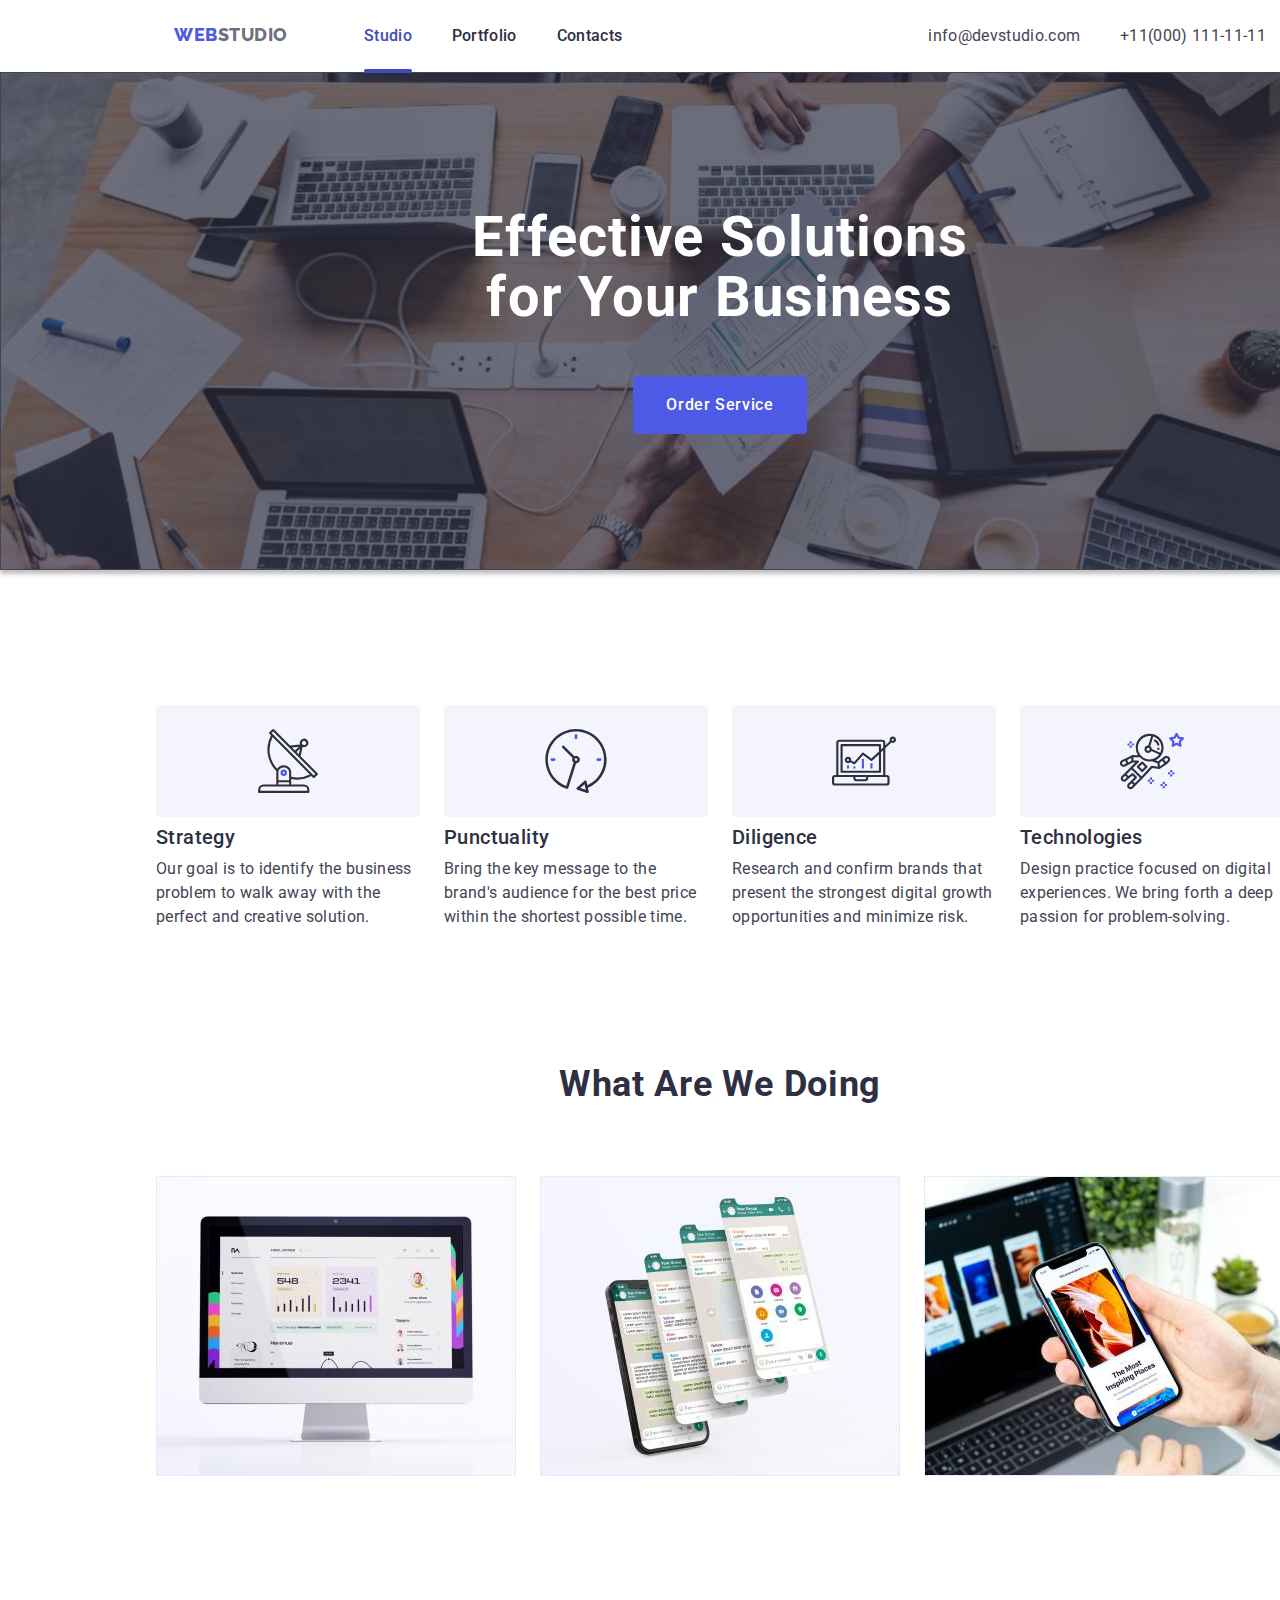
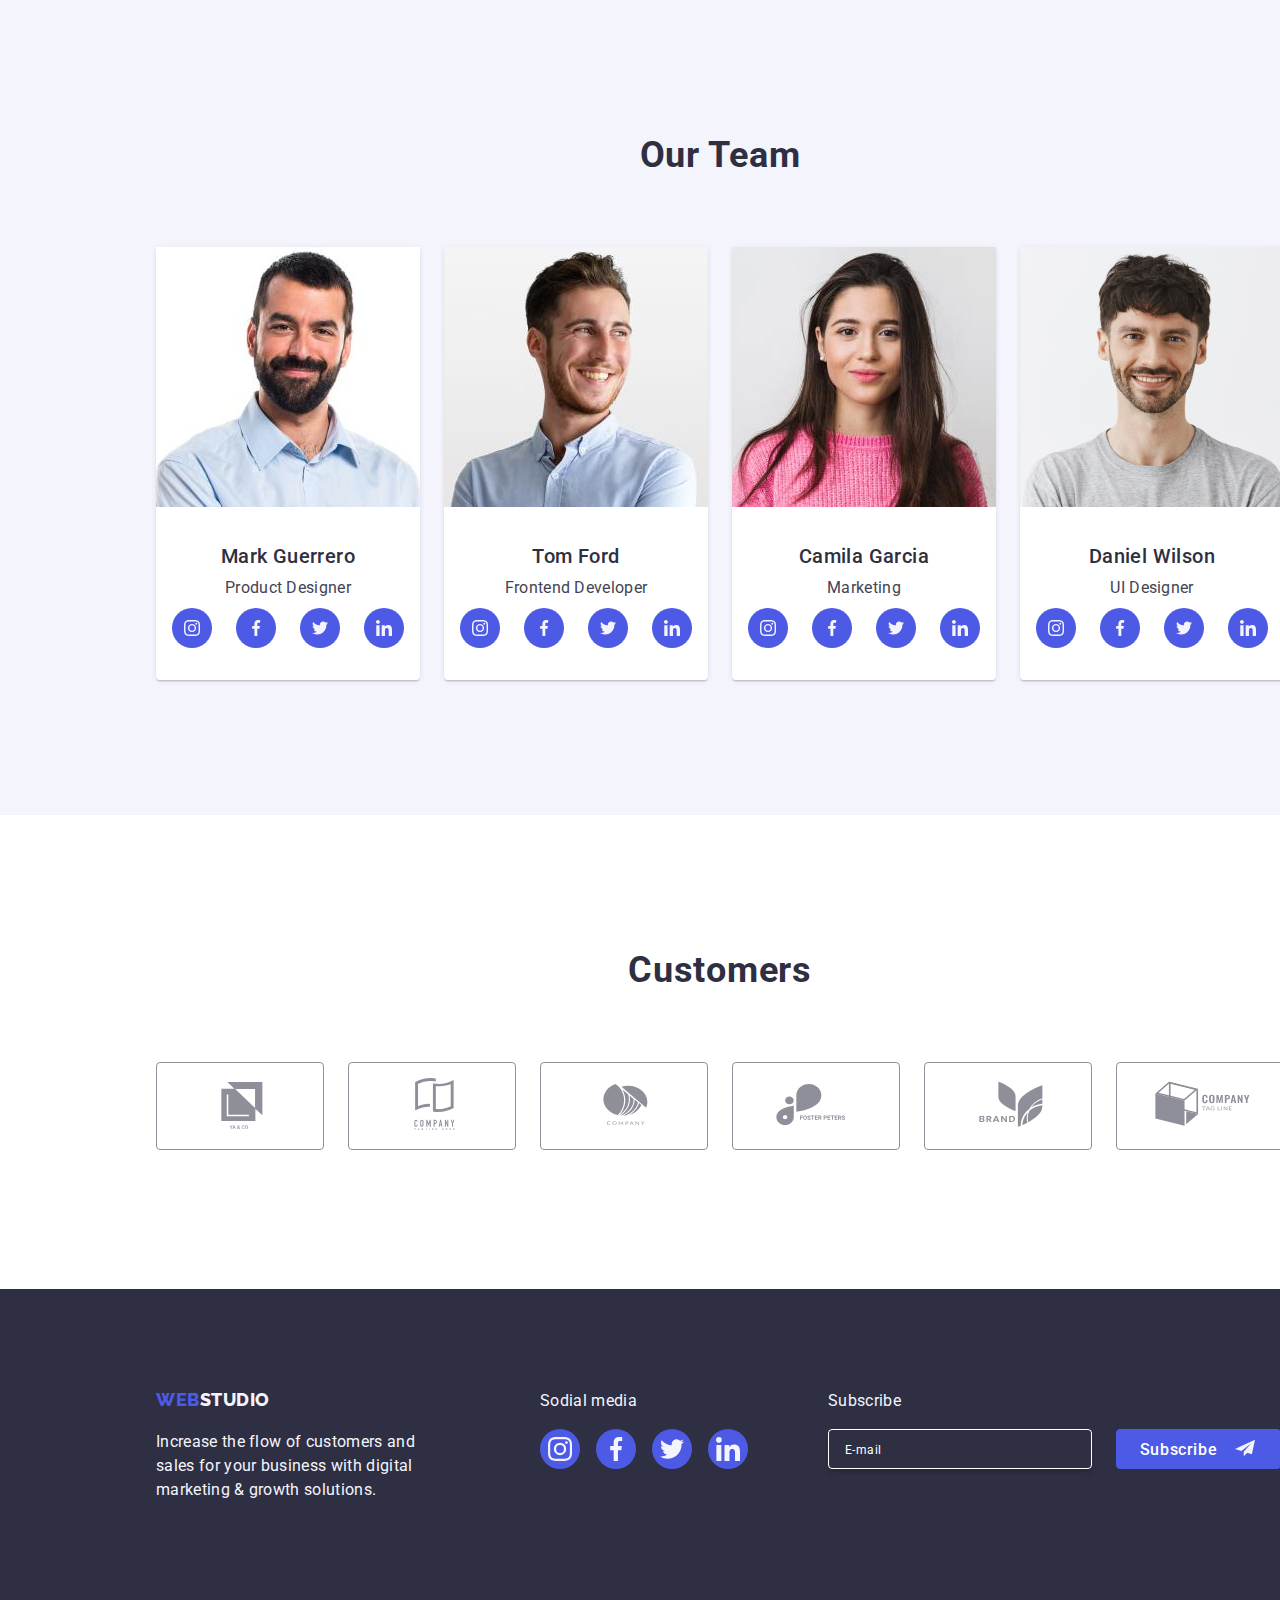
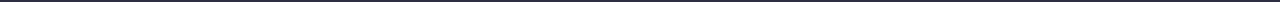
<file: index.html>
<!DOCTYPE html>
<html lang="en">
  <head>
    <meta charset="utf-8" />
    <meta name="descryption" content="webstudio" />
    <meta name="robots" content="noindex,nofollow" />
    <meta name="viewport" content="width=device-width, initial-scale=1" />
    <title>WEB STUDIO</title>
    <link rel="stylesheet" href="./css/modern-normalize.min.css" />
    <link rel="stylesheet" href="./css/styles.css" />
    <link rel="preconnect" href="https://fonts.googleapis.com" />
    <link rel="preconnect" href="https://fonts.gstatic.com" crossorigin />
    <link
      href="https://fonts.googleapis.com/css2?family=Raleway:wght@800&family=Roboto:wght@400;500;700;900&display=swap"
      rel="stylesheet"
    />
  </head>
  <body>
    <header>
      <div class="conteiner header-item">
        <nav class="nav-item">
          <a class="logo logo-header-color link" href="/"
            >WEB<span class="web">Studio</span></a
          >
          <ul class="list menu">
            <li>
              <a
                class="subpage link currentpage"
                href="./index.html"
                target="_parent"
                >Studio</a
              >
            </li>
            <li>
              <a class="subpage link" href="./portfolio.html" target="_parent"
                >Portfolio</a
              >
            </li>
            <li><a class="subpage link" href="">Contacts</a></li>
          </ul>
        </nav>
        <address class="link contacts">
          <ul class="list address-items">
            <li>
              <a class="contacts link" href="mailto:info@devstudio.com"
                >info@devstudio.com</a
              >
            </li>
            <li>
              <a class="contacts link" href="tel:+11(000)_111-11-11"
                >+11(000) 111-11-11</a
              >
            </li>
          </ul>
        </address>
      </div>
    </header>
    <main>
      <!--section 1-->
      <section class="section page-part-one">
        <div class="conteiner section-one-items">
          <h1 class="title-one">Effective Solutions for Your Business</h1>
          <button data-modal-open class="push push-one" type="button">
            Order Service
          </button>
          <div class="modal is-hidden" data-modal>
            <div class="modal-page">
              <button data-modal-close class="modal-close">
                <svg class="modal-close-svg">
                  <use href="./images/icons.svg#icon-closeform"></use>
                </svg>
              </button>
              <div class="modal-header">
                <h2 class="modal-header-text">
                  Leave your contacts and we will call you back
                </h2>
              </div>
              <form class="modal-form">
                <label for="formname" class="modal-label-style">Name</label>
                <div class="modal-icons-div">
                  <svg class="modal-icons-form">
                    <use href="./images/icons.svg#icon-person"></use>
                  </svg>
                  <input
                    type="name"
                    name="formname"
                    class="modal-input"
                    required
                  />
                </div>
                <label for="formphone" class="modal-label-style">Phone</label>
                <div class="modal-icons-div">
                  <svg class="modal-icons-form">
                    <use href="./images/icons.svg#icon-phone"></use>
                  </svg>
                  <input
                    type="number"
                    name="formphone"
                    class="modal-input"
                    required
                  />
                </div>
                <label for="formemail" class="modal-label-style">Email</label>
                <div class="modal-icons-div">
                  <svg class="modal-icons-form">
                    <use href="./images/icons.svg#icon-email"></use>
                  </svg>
                  <input
                    type="email"
                    name="formemail"
                    class="modal-input"
                    required
                  />
                </div>
                <label for="formcomment" class="modal-label-style"
                  >Comment</label
                >
                <textarea
                  class="modal-textarea"
                  name="formcomment"
                  placeholder="Text input"
                ></textarea>
                <div class="privacypolicy-div">
                  <label
                    for="privacypolicybox"
                    class="modal-label-style checkbox-text"
                  >
                    <input
                      type="checkbox"
                      name="privacypolicybox"
                      id="privacypolicybox"
                      value="accept"
                      class="checkbox-input hidden"
                      required
                    />
                    <svg width="16px" height="16px" class="svg-icon-checkbox">
                      <use href="./images/icons.svg#icon-vector"></use>
                    </svg>
                    I accept the terms and conditions of the
                    <a href="#">Privacy Policy</a>
                  </label>
                </div>
                <div class="button-modal-flex">
                  <button type="submit" class="push push-form-modal">
                    Send
                  </button>
                </div>
              </form>
            </div>
          </div>
        </div>
      </section>
      <!--end section 1-->

      <!--section 2-->
      <section class="section page-part-two">
        <div class="conteiner">
          <h2 class="visually-hidden">Main features</h2>
          <ul class="list section-two-items">
            <li>
              <div class="page-part-two-box">
                <svg width="64px" height="64px">
                  <use href="./images/icons.svg#icon-antenna"></use>
                </svg>
              </div>
              <div class="box">
                <h3 class="title-three">Strategy</h3>
                <p class="text">
                  Our goal is to identify the business problem to walk away with
                  the perfect and creative solution.
                </p>
              </div>
            </li>
            <li>
              <div class="page-part-two-box">
                <svg width="64px" height="64px">
                  <use href="./images/icons.svg#icon-clock"></use>
                </svg>
              </div>
              <div class="box">
                <h3 class="title-three">Punctuality</h3>
                <p class="text">
                  Bring the key message to the brand's audience for the best
                  price within the shortest possible time.
                </p>
              </div>
            </li>
            <li>
              <div class="page-part-two-box">
                <svg width="64px" height="64px">
                  <use href="./images/icons.svg#icon-diagram"></use>
                </svg>
              </div>
              <div class="box">
                <h3 class="title-three">Diligence</h3>
                <p class="text">
                  Research and confirm brands that present the strongest digital
                  growth opportunities and minimize risk.
                </p>
              </div>
            </li>
            <li>
              <div class="page-part-two-box">
                <svg width="64px" height="64px">
                  <use href="./images/icons.svg#icon-astronaut"></use>
                </svg>
              </div>
              <div class="box">
                <h3 class="title-three">Technologies</h3>
                <p class="text">
                  Design practice focused on digital experiences. We bring forth
                  a deep passion for problem-solving.
                </p>
              </div>
            </li>
          </ul>
        </div>
      </section>
      <!--end section 2-->

      <!--section 3-->
      <section class="section page-part-three">
        <div class="conteiner section-three-conteiner">
          <h2 class="title-two title-two-item">What are we doing</h2>
          <ul class="list section-three-items">
            <li>
              <img
                src="images/screen.jpg"
                alt="Computer screen with open webpage."
                width="360"
                height="300"
              />
            </li>
            <li>
              <img
                src="images/smartphone.jpg"
                alt="Smartphone with open webpage"
                width="360"
                height="300"
              />
            </li>
            <li>
              <img
                src="images/laptopandphone.jpg"
                alt="Laptop and smartphone with open pages"
                width="360"
                height="300"
              />
            </li>
          </ul>
        </div>
      </section>
      <!--end section 3-->

      <!--section 4-->
      <section class="section page-part-four">
        <div class="conteiner">
          <h2 class="title-two title-two-item">Our Team</h2>
          <ul class="list section-four-item">
            <li class="page-part-four-figure">
              <div class="box-section-four">
                <img
                  class="page-part-four-figure"
                  src="images/markguerrero.jpg"
                  alt="gentleman with a beard"
                  width="264"
                  height="260"
                />
                <div class="box-section-four-text">
                  <h3 class="title-three">Mark Guerrero</h3>
                  <p class="text">Product Designer</p>
                  <div class="page-part-four-icons">
                    <ul class="list icons-list-flex">
                      <li class="icons-list">
                        <a href="">
                          <svg height="16px" width="16px">
                            <use href="./images/icons.svg#icon-instagram" />
                          </svg>
                        </a>
                      </li>
                      <li class="icons-list">
                        <a href="">
                          <svg height="16px" width="16px">
                            <use href="./images/icons.svg#icon-facebook" />
                          </svg>
                        </a>
                      </li>
                      <li class="icons-list">
                        <a href="">
                          <svg height="16px" width="16px">
                            <use href="./images/icons.svg#icon-twitter" />
                          </svg>
                        </a>
                      </li>
                      <li class="icons-list">
                        <a href="">
                          <svg height="16px" width="16px">
                            <use href="./images/icons.svg#icon-linkedin" />
                          </svg>
                        </a>
                      </li>
                    </ul>
                  </div>
                </div>
              </div>
            </li>
            <li class="page-part-four-figure">
              <div class="box-section-four">
                <img
                  class="page-part-four-figure"
                  src="images/tomford.jpg"
                  alt="gentleman with nice hair"
                  width="264"
                  height="260"
                />
                <div class="box-section-four-text">
                  <h3 class="title-three">Tom Ford</h3>
                  <p class="text">Frontend Developer</p>
                  <div class="page-part-four-icons">
                    <ul class="list icons-list-flex">
                      <li class="icons-list">
                        <a href="">
                          <svg height="16px" width="16px">
                            <use href="./images/icons.svg#icon-instagram" />
                          </svg>
                        </a>
                      </li>
                      <li class="icons-list">
                        <a href="">
                          <svg height="16px" width="16px">
                            <use href="./images/icons.svg#icon-facebook" />
                          </svg>
                        </a>
                      </li>
                      <li class="icons-list">
                        <a href="">
                          <svg height="16px" width="16px">
                            <use href="./images/icons.svg#icon-twitter" />
                          </svg>
                        </a>
                      </li>
                      <li class="icons-list">
                        <a href="">
                          <svg height="16px" width="16px">
                            <use href="./images/icons.svg#icon-linkedin" />
                          </svg>
                        </a>
                      </li>
                    </ul>
                  </div>
                </div>
              </div>
            </li>
            <li class="page-part-four-figure">
              <div class="box-section-four">
                <img
                  class="page-part-four-figure"
                  src="images/camilagarcia.jpg"
                  alt="nice lady"
                  width="264"
                  height="260"
                />
                <div class="box-section-four-text">
                  <h3 class="title-three">Camila Garcia</h3>
                  <p class="text">Marketing</p>
                  <div class="page-part-four-icons">
                    <ul class="list icons-list-flex">
                      <li class="icons-list">
                        <a href="">
                          <svg height="16px" width="16px">
                            <use href="./images/icons.svg#icon-instagram" />
                          </svg>
                        </a>
                      </li>
                      <li class="icons-list">
                        <a href="">
                          <svg height="16px" width="16px">
                            <use href="./images/icons.svg#icon-facebook" />
                          </svg>
                        </a>
                      </li>
                      <li class="icons-list">
                        <a href="">
                          <svg height="16px" width="16px">
                            <use href="./images/icons.svg#icon-twitter" />
                          </svg>
                        </a>
                      </li>
                      <li class="icons-list">
                        <a href="">
                          <svg height="16px" width="16px">
                            <use href="./images/icons.svg#icon-linkedin" />
                          </svg>
                        </a>
                      </li>
                    </ul>
                  </div>
                </div>
              </div>
            </li>
            <li class="page-part-four-figure">
              <div class="box-section-four">
                <img
                  class="page-part-four-figure"
                  src="images/danielwilson.jpg"
                  alt="gentleman wearing a t-shirt"
                  width="264"
                  height="260"
                />
                <div class="box-section-four-text">
                  <h3 class="title-three">Daniel Wilson</h3>
                  <p class="text">UI Designer</p>
                  <div class="page-part-four-icons">
                    <ul class="list icons-list-flex">
                      <li class="icons-list">
                        <a href="">
                          <svg height="16px" width="16px">
                            <use href="./images/icons.svg#icon-instagram" />
                          </svg>
                        </a>
                      </li>
                      <li class="icons-list">
                        <a href="">
                          <svg height="16px" width="16px">
                            <use href="./images/icons.svg#icon-facebook" />
                          </svg>
                        </a>
                      </li>
                      <li class="icons-list">
                        <a href="">
                          <svg height="16px" width="16px">
                            <use href="./images/icons.svg#icon-twitter" />
                          </svg>
                        </a>
                      </li>
                      <li class="icons-list">
                        <a href="">
                          <svg height="16px" width="16px">
                            <use href="./images/icons.svg#icon-linkedin" />
                          </svg>
                        </a>
                      </li>
                    </ul>
                  </div>
                </div>
              </div>
            </li>
          </ul>
        </div>
      </section>
      <!--end section 4-->
      <!--section 5 -->
      <section class="section">
        <div class="conteiner">
          <h2 class="title-two title-two-item">Customers</h2>
          <ul class="list section-company-flex">
            <div>
              <li>
                <a href="#">
                  <svg class="company-icons">
                    <use
                      width="104px"
                      height="56px"
                      href="./images/icons.svg#icon-yoandco"
                    ></use>
                  </svg>
                </a>
              </li>
            </div>
            <div>
              <li>
                <a href="#">
                  <svg class="company-icons">
                    <use
                      width="104px"
                      height="56px"
                      href="./images/icons.svg#icon-taglinecompany"
                    ></use>
                  </svg>
                </a>
              </li>
            </div>
            <div>
              <li>
                <a href="#">
                  <svg class="company-icons">
                    <use
                      width="104px"
                      height="56px"
                      href="./images/icons.svg#icon-company"
                    ></use>
                  </svg>
                </a>
              </li>
            </div>
            <div>
              <li>
                <a href="#">
                  <svg class="company-icons">
                    <use
                      href="./images/icons.svg#icon-fosterpeterscompany"
                      width="104px"
                      height="56px"
                    ></use>
                  </svg>
                </a>
              </li>
            </div>
            <div>
              <li>
                <a href="#">
                  <svg class="company-icons">
                    <use
                      width="104px"
                      height="56px"
                      href="./images/icons.svg#icon-brandcompany"
                    ></use>
                  </svg>
                </a>
              </li>
            </div>
            <div>
              <li>
                <a href="#">
                  <svg class="company-icons">
                    <use
                      width="104px"
                      height="56px"
                      href="./images/icons.svg#icon-companytagline"
                    ></use>
                  </svg>
                </a>
              </li>
            </div>
          </ul>
        </div>
      </section>
      <!--end section 5-->
    </main>
    <footer class="footer-style">
      <div class="conteiner footer-flex">
        <div class="footer-box">
          <a class="logo link" href="/"
            >WEB<span class="logo-footer-color">Studio</span></a
          >
          <p class="footer-style footer-text">
            Increase the flow of customers and sales for your business with
            digital marketing & growth solutions.
          </p>
        </div>
        <div class="footer-social-media-box">
          <p>Sodial media</p>
          <div class="footer-social-media">
            <ul class="list icons-list-flex-footer">
              <li class="icons-list-footer">
                <a href="">
                  <svg height="24px" width="24px">
                    <use href="./images/icons.svg#icon-instagram" />
                  </svg>
                </a>
              </li>
              <li class="icons-list-footer">
                <a href="">
                  <svg height="24px" width="24px">
                    <use href="./images/icons.svg#icon-facebook" />
                  </svg>
                </a>
              </li>

              <li class="icons-list-footer">
                <a href="">
                  <svg height="24px" width="24px">
                    <use href="./images/icons.svg#icon-twitter" />
                  </svg>
                </a>
              </li>

              <li class="icons-list-footer">
                <a href="">
                  <svg height="24px" width="24px">
                    <use href="./images/icons.svg#icon-linkedin" />
                  </svg>
                </a>
              </li>
            </ul>
          </div>
        </div>
        <div class="footer-button-div">
          <div>
            <form>
              <label id="footerform"
                ><p class="footer-label">Subscribe</p></label
              >
              <input
                class="footer-input"
                type="email"
                placeholder="E-mail"
                id="footerform"
                required
              />
            
          </div>
          <div class="footer-button-div-child">
            <button type="submit" class="push push-footer footer-button">
              <span>Subscribe</span>
              <svg class="footer-svg">
                <use href="./images/icons.svg#icon-iconsend"></use>
              </svg>
            </button>
          </div>
          </form>
        </div>
      </div>
    </footer>
    <script src="./js/modal.js"></script>
  </body>
</html>
</file>
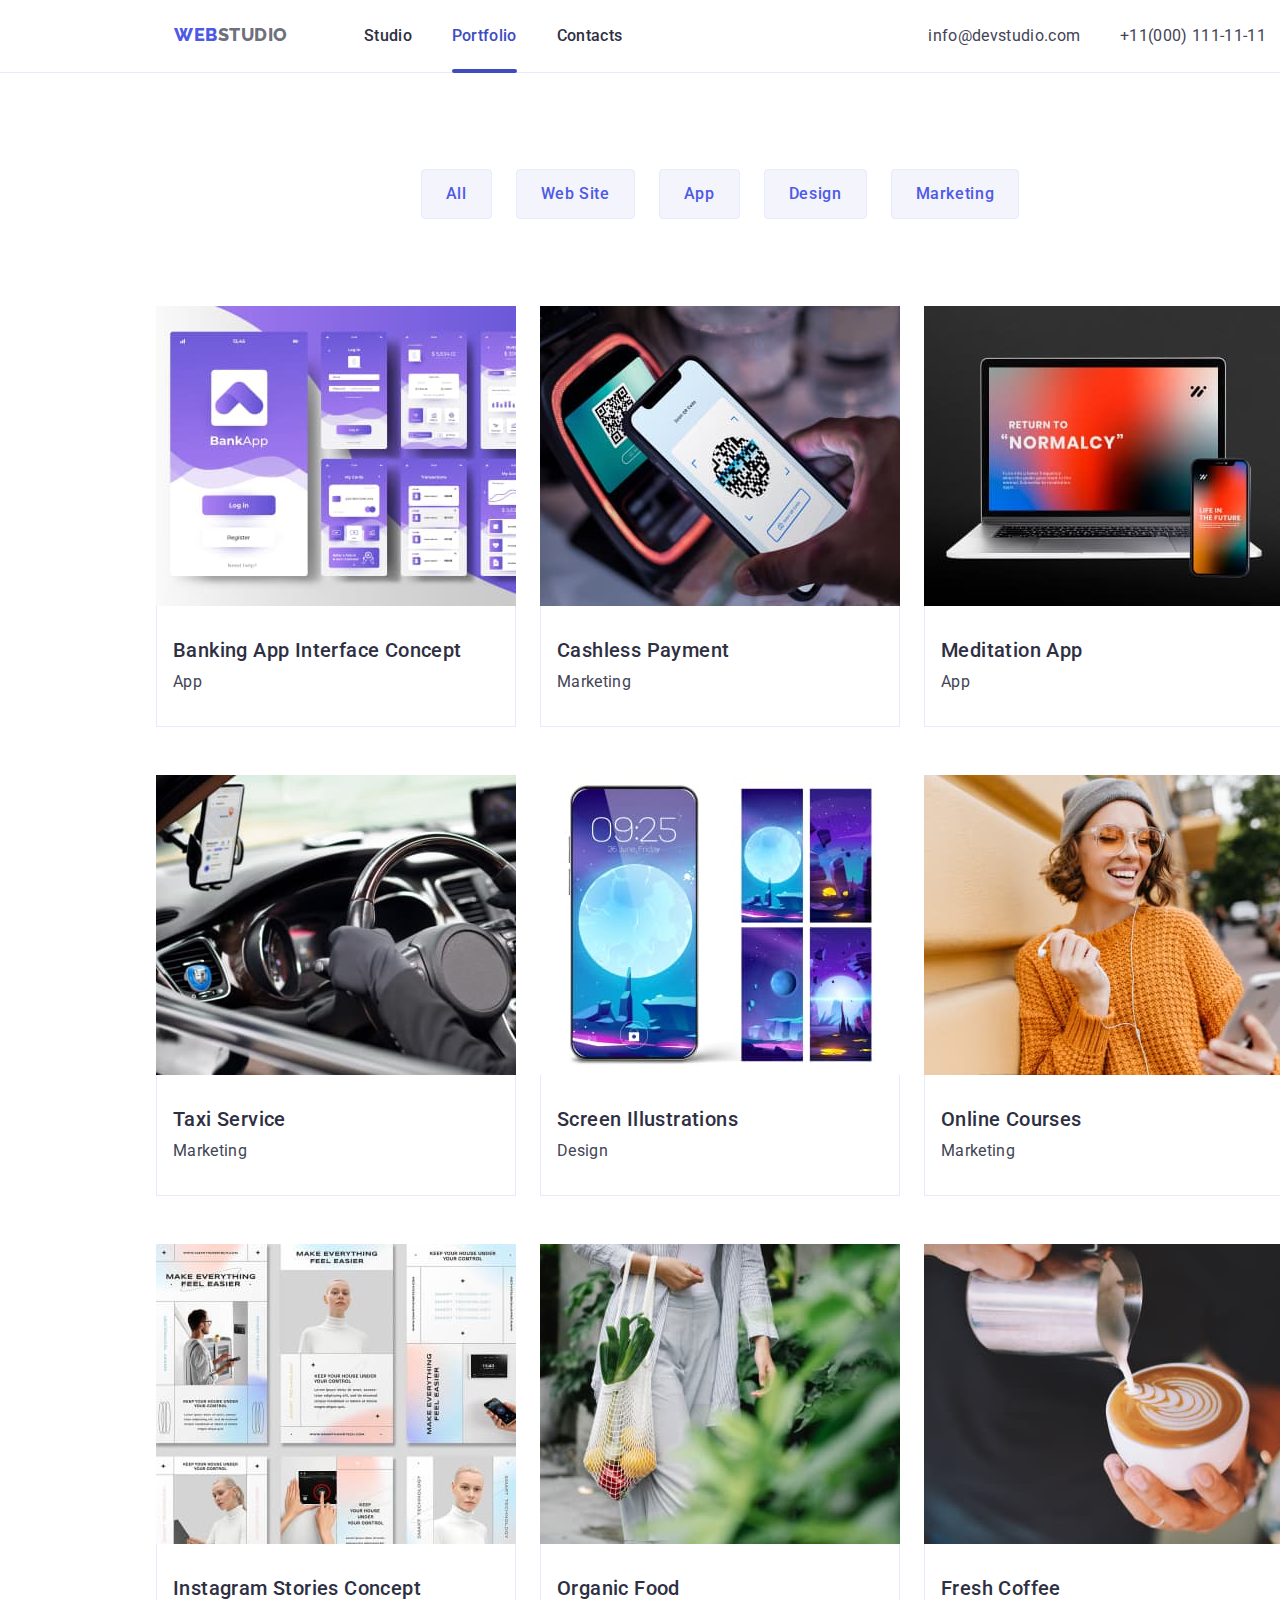
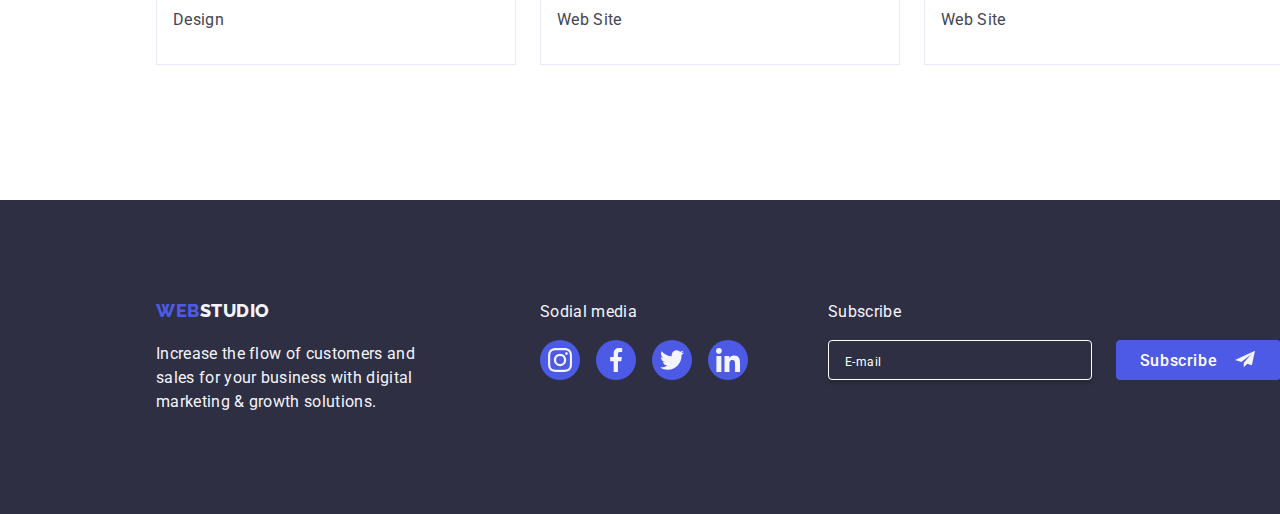
<file: portfolio.html>
<!DOCTYPE html>
<html lang="en">
  <head>
    <meta charset="utf-8" />
    <meta name="vewport" content=" width=device-width, initial=scale=1" />
    <title>Portfolio</title>
    <link rel="stylesheet" href="./css/modern-normalize.min.css" />
    <link rel="stylesheet" href="./css/styles.css" />
    <link rel="preconnect" href="https://fonts.googleapis.com" />
    <link rel="preconnect" href="https://fonts.gstatic.com" crossorigin />
    <link
      href="https://fonts.googleapis.com/css2?family=Raleway:wght@800&family=Roboto:wght@400;500;700;900&display=swap"
      rel="stylesheet"
    />
  </head>
  <body>
    <header class="header-border">
      <div class="conteiner header-item">
        <nav class="nav-item">
          <a class="logo logo-header-color link" href="/"
            >WEB<span class="web">Studio</span></a
          >
          <ul class="list menu">
            <li>
              <a class="subpage link" href="./index.html" target="_parent"
                >Studio</a
              >
            </li>
            <li>
              <a
                class="subpage link currentpage"
                href="./portfolio.html"
                target="_parent"
                >Portfolio</a
              >
            </li>
            <li>
              <a class="subpage link" href="">Contacts</a>
            </li>
          </ul>
        </nav>
        <address class="link contacts">
          <ul class="list address-items">
            <li>
              <a class="contacts link" href="mailto:info@devstudio.com"
                >info@devstudio.com</a
              >
            </li>
            <li>
              <a class="contacts link" href="tel:+11(000)_111-11-11"
                >+11(000) 111-11-11</a
              >
            </li>
          </ul>
        </address>
      </div>
    </header>
    <main>
      <section class="section section-portfolio">
        <!--button part section-->
        <div class="conteiner flex-column">
          <h1 class="visually-hidden">Portfolio</h1>
          <div class="button-list">
            <ul class="list button-portfolio-list">
              <li>
                <button class="push portfolio" type="button">All</button>
              </li>
              <li>
                <button class="push portfolio" type="button">Web Site</button>
              </li>
              <li>
                <button class="push portfolio" type="button">App</button>
              </li>
              <li>
                <button class="push portfolio" type="button">Design</button>
              </li>
              <li>
                <button class="push portfolio" type="button">Marketing</button>
              </li>
            </ul>
          </div>
          <!--end button part section-->
        </div>
        <!--portfolio part section-->
        <div class="conteiner">
          <ul class="list portfolio-list">
            <li class="portfolio-item ">
              <figure class="portfolio-box">
              <a class="link" href="">
                <img
                  class="post-cards"
                  src="./images/bankappproject.jpg"
                  alt="Bank App project."
                  width="360"
                  height="300"
                />
                <figcaption class="portfolio-box-overlay">
                  14 Stylish and User-Friendly App Design Concepts · Task
                  Manager App · Calorie Tracker App · Exotic Fruit Ecommerce App
                  · Cloud Storage App
                </figcaption>
                </figure>
                <div class="box-text-portfolio">
                  <h2 class="title-three">Banking App Interface Concept</h2>
                  <p class="text">App</p>
                </div>
              </a>
            </li>
            <li class="portfolio-item portfolio-box">
              <figure class="portfolio-box">
              <a class="link" href="">
                <img
                  class="post-cards"
                  src="./images/qrcodereading.jpg"
                  alt="QR scannig app picture."
                  width="360"
                  height="300"
                />
                 <figcaption class="portfolio-box-overlay">
                  14 Stylish and User-Friendly App Design Concepts · Task
                  Manager App · Calorie Tracker App · Exotic Fruit Ecommerce App
                  · Cloud Storage App
                </figcaption>
                </figure>
                <div class="box-text-portfolio">
                  <h2 class="title-three">Cashless Payment</h2>
                  <p class="text">Marketing</p>
                </div>
              </a>
            </li>
            <li class="portfolio-item portfolio-box">
              <figure class="portfolio-box">
              <a class="link" href="">
                <img
                  class="post-cards"
                  src="./images/meditationapp.jpg"
                  alt="Meditation App on laptop screen."
                  width="360"
                  height="300"
                />
                <figcaption class="portfolio-box-overlay">
                  14 Stylish and User-Friendly App Design Concepts · Task
                  Manager App · Calorie Tracker App · Exotic Fruit Ecommerce App
                  · Cloud Storage App
                </figcaption>
                </figure>
                <div class="box-text-portfolio">
                  <h2 class="title-three">Meditation App</h2>
                  <p class="text">App</p>
                </div>
              </a>
              
            </li>
            <li class="portfolio-item portfolio-box">
              <figure class="portfolio-box">
              <a class="link" href="">
                <img
                  class="post-cards"
                  src="./images/taxiservice.jpg"
                  alt="Taxi car with driver."
                  width="360"
                  height="300"
                />
                <figcaption class="portfolio-box-overlay">
                  14 Stylish and User-Friendly App Design Concepts · Task
                  Manager App · Calorie Tracker App · Exotic Fruit Ecommerce App
                  · Cloud Storage App
                </figcaption>
                </figure>
                <div class="box-text-portfolio">
                  <h2 class="title-three">Taxi Service</h2>
                  <p class="text">Marketing</p>
                </div>
              </a>
              
            </li>
            <li class="portfolio-item portfolio-box">
              <figure class="portfolio-box">
              <a class="link" href="">
                <img
                  class="post-cards"
                  src="./images/screenillustrations.jpg"
                  alt="Smartphone with well-designed pictures."
                  width="360"
                  height="300"
                />
                <figcaption class="portfolio-box-overlay">
                  14 Stylish and User-Friendly App Design Concepts · Task
                  Manager App · Calorie Tracker App · Exotic Fruit Ecommerce App
                  · Cloud Storage App
                </figcaption>
                </figure>
                <div class="box-text-portfolio">
                  <h2 class="title-three">Screen Illustrations</h2>
                  <p class="text">Design</p>
                </div>
              </a>
              
            </li>
            <li class="portfolio-item portfolio-box">
              <figure class="portfolio-box">
              <a class="link" href="">
                <img
                  class="post-cards"
                  src="./images/onlinecourses.jpg"
                  alt="Happy woman with smartphon with hand."
                  width="360"
                  height="300"
                />
                <figcaption class="portfolio-box-overlay">
                  14 Stylish and User-Friendly App Design Concepts · Task
                  Manager App · Calorie Tracker App · Exotic Fruit Ecommerce App
                  · Cloud Storage App
                </figcaption>
                </figure>
                <div class="box-text-portfolio">
                  <h2 class="title-three">Online Courses</h2>
                  <p class="text">Marketing</p>
                </div>
              </a>
              
            </li>
            <li class="portfolio-item portfolio-box">
              <figure class="portfolio-box">
              <a class="link" href="">
                <img
                  class="post-cards"
                  src="./images/instagramstoriesconcept.jpg"
                  alt="Some pictures with people and text."
                  width="360"
                  height="300"
                />
                <figcaption class="portfolio-box-overlay">
                  14 Stylish and User-Friendly App Design Concepts · Task
                  Manager App · Calorie Tracker App · Exotic Fruit Ecommerce App
                  · Cloud Storage App
                </figcaption>
                </figure>
                <div class="box-text-portfolio">
                  <h2 class="title-three">Instagram Stories Concept</h2>
                  <p class="text">Design</p>
                </div>
              </a>
              
            </li>
            <li class="portfolio-item portfolio-box">
              <figure class="portfolio-box">
              <a class="link" href="">
                <img
                  class="post-cards"
                  src="./images/organicfood.jpg"
                  alt="Someone carring bag with fresh fruits."
                  width="360"
                  height="300"
                />
                <figcaption class="portfolio-box-overlay">
                  14 Stylish and User-Friendly App Design Concepts · Task
                  Manager App · Calorie Tracker App · Exotic Fruit Ecommerce App
                  · Cloud Storage App
                </figcaption>
                </figure>
                <div class="box-text-portfolio">
                  <h2 class="title-three">Organic Food</h2>
                  <p class="text">Web Site</p>
                </div>
              </a>
              
            </li>
            <li class="portfolio-item portfolio-box">
              <figure class="portfolio-box">
              <a class="link" href="">
                <img
                  class="post-cards"
                  src="./images/freshcoffee.jpg"
                  alt="Well-made tasty coffee."
                  width="360"
                  height="300"
                />
                <figcaption class="portfolio-box-overlay">
                  14 Stylish and User-Friendly App Design Concepts · Task
                  Manager App · Calorie Tracker App · Exotic Fruit Ecommerce App
                  · Cloud Storage App
                </figcaption>
                </figure>
                <div class="box-text-portfolio">
                  <h2 class="title-three">Fresh Coffee</h2>
                  <p class="text">Web Site</p>
                </div>
              </a>
              
            </li>
          </ul>
        </div>
      </section>
      <!--end portfolio part section-->
    </main>
    <footer class="footer-style">
      <div class="conteiner footer-flex">
        <div class="footer-box">
          <a class="logo link" href="/"
            >WEB<span class="logo-footer-color">Studio</span></a
          >
          <p class="footer-style footer-text">
            Increase the flow of customers and sales for your business with
            digital marketing & growth solutions.
          </p>
        </div>
        <div class="footer-social-media-box">
          <p>Sodial media</p>
          <div class="footer-social-media">
            <ul class="list icons-list-flex-footer">
              <li class="icons-list-footer">
                <a href="">
                  <svg height="24px" width="24px">
                    <use href="./images/icons.svg#icon-instagram" />
                  </svg>
                </a>
              </li>
              <li class="icons-list-footer">
                <a href="">
                  <svg height="24px" width="24px">
                    <use href="./images/icons.svg#icon-facebook" />
                  </svg>
                </a>
              </li>

              <li class="icons-list-footer">
                <a href="">
                  <svg height="24px" width="24px">
                    <use href="./images/icons.svg#icon-twitter" />
                  </svg>
                </a>
              </li>

              <li class="icons-list-footer">
                <a href="">
                  <svg height="24px" width="24px">
                    <use href="./images/icons.svg#icon-linkedin" />
                  </svg>
                </a>
              </li>
            </ul>
            
          </div>
        </div>
                <div class="footer-button-div">
          <div>
            <form>
              <label id="footerform"
                ><p class="footer-label">Subscribe</p></label
              >
              <input
                class="footer-input"
                type="email"
                placeholder="E-mail"
                id="footerform"
                required
              />
          </div>
          <div class="footer-button-div-child">
            <button type="submit" class="push push-footer footer-button">
              <span>Subscribe</span>
              <svg class="footer-svg">
                <use href="./images/icons.svg#icon-iconsend"></use>
              </svg>
            </button>
          </div>
          </form>
        </div>
      </div>
    </footer>
  </body>
</html>
</file>
<file: css/styles.css>
:root {
  --cloud-color: #f4f4fd;
  --cornflower-color: #e7e9fc;
  --dairy-color: #fcfcfc;
  --green-color: #31d0aa;
  --grey-color: #2e2f42b3;
  --iris-color: #4d5ae5;
  --light-slate-color: #8e8f99;
  --navy-blue-color: #2e2f42;
  --navy-blue-transparent-color: #2e2f4214;
  --navy-blue-less-transparent-color: #2e2f4229;
  --navy-blue-modal-color: #2e2f4264;
  --ocean-color: #404bbf;
  --slate-color: #434455;
  --white-color: #ffffff;

  --font-logo: "Raleway", sans-serif;
  --font-button: "Roboto", sans-serif;
  --logo-size: 18px;
  --logo-letter-spacing: 0.03em;
  --body-letter-spacing: 0.02em;
  --button-size: 16px;
  --line-height-main: 1.5;
}

/* global */
body {
  color: var(--slate-color);
  font-family: "Roboto", sans-serif;
  background-color: var(--white-color);
  width: 1440px;
  margin-inline: auto;
}
p,
ul,
h1,
h2,
h3,
h4,
h5,
h6 {
  margin: 0;
  border: 0;
  padding: 0;
}

/* selectors */
.conteiner {
  width: 1158px;
  margin-inline: auto;
  padding: 15px;
}
.nav-item {
  display: flex;
  gap: 76px;
}
.header-item {
  display: flex;
  justify-content: space-around;
  padding: 24px 0px 24px 0px;
  gap: 240px;
}
.header-border {
  border-bottom: 1px solid var(--cornflower-color);
}
.menu {
  display: flex;
  gap: 40px;
}

.address-items {
  display: flex;
  gap: 40px;
}

.section {
  padding-top: 120px;
  padding-bottom: 120px;
}
.section-one-items {
  display: flex;
  flex-wrap: wrap;
  align-items: center;
  flex-direction: column;
  gap: 48px;
}

.section-two-items {
  display: flex;
  justify-content: center;
  gap: 24px;
}
.box {
  width: 264px;
}

.title-two-item {
  display: flex;
  justify-content: center;
  margin-bottom: 72px;
}

.section-three-items {
  display: flex;
  justify-content: center;
  gap: 24px;
}

.page-part-three {
  padding-top: 0;
}

.section-three-conteiner {
  padding: 0px;
}
.section-four-item {
  display: flex;
  justify-content: center;
  gap: 24px;
}

.box-section-four {
  box-shadow: 0 1px 6px 0 #2e2f4214, 0 1px 1px 0 #2e2f4229,
    0 2px 1px 0 #2e2f4214;
  display: block;
}
.box-section-four:last-child {
  border-radius: 4px;
  text-align: center;
}

.flex-column {
  flex-direction: column;
}

.section-portfolio {
  padding-top: 81px;
}

.button-list {
  padding-bottom: 57px;
}
.section-company-flex {
  display: flex;
  justify-content: space-between;
}

.company-icons {
  fill: var(--light-slate-color);
  width: 168px;
  height: 88px;
  border-radius: 4px;
  border: 1px solid var(--light-slate-color);
}
.company-icons:first-child {
  padding: 12px 32px 12px 32px;
}
.company-icons:hover,
.company-icons:focus {
  border-color: var(--ocean-color);
  fill: var(--ocean-color);
  transition: 250ms;
  transition-timing-function: cubic-bezier(0.4, 0, 0.2, 1);
}
/* header */
/* logo */
.logo {
  font-family: var(--font-logo);
  font-weight: 800;
  font-size: var(--logo-size);
  letter-spacing: var(--logo-letter-spacing);
  line-height: 1.17;
  text-transform: uppercase;
  color: var(--iris-color);
}
.link {
  text-decoration: none;
}
.web {
  color: var(--grey-color);
}
/* end logo */
.list {
  list-style: none;
}
.subpage {
  font-size: var(--button-size);
  line-height: var(--line-height-main);
  font-weight: 500;
  letter-spacing: var(--body-letter-spacing);
}
.contacts {
  color: var(--slate-color);
  font-size: var(--button-size);
  line-height: var(--line-height-main);
  font-style: normal;
  text-decoration: none;
  letter-spacing: var(--body-letter-spacing);
}
.subpage {
  color: var(--navy-blue-color);
  text-decoration: none;
}
.contacts:hover,
.contacts:focus,
.subpage:hover,
.subpage:focus {
  color: var(--ocean-color);
}
.currentpage {
  color: var(--ocean-color);
  position: relative;
}
.currentpage::after {
  content: "";
  display: block;
  position: absolute;
  bottom: -28px;
  width: 100%;
  height: 4px;
  border-radius: 2px;
  background-color: var(--ocean-color);
}
/* modal */
.is-hidden {
  pointer-events: none;
  visibility: hidden;
  opacity: 0;
}
.modal {
  background-color: var(--navy-blue-modal-color);
  position: fixed;
  top: 0;
  left: 0;
  width: 100%;
  height: 100%;
  transform: scale(1);
  transition: 250ms;
  transition-timing-function: cubic-bezier(0.4, 0, 0.2, 1);
}
.modal-page {
  background-color: var(--white-color);
  position: relative;
  top: 50%;
  left: 50%;
  width: 408px;
  height: 584px;
  border-radius: 4px;
  transform: translate(-50%, -65%);
}
.modal-close {
  position: absolute;
  inset: 24px 24px auto auto;
  border: 0;
  margin: 0;
  padding: 0;
  width: 24px;
  height: 24px;
  cursor: pointer;
  background-color: var(--cornflower-color);
  border-radius: 50%;
  border: 1px solid #00000014;
  display: flex;
  justify-content: center;
  align-items: center;
}
.modal-close-svg {
  margin: 0;
  padding: 0;
  width: 8px;
  height: 8px;
}
.modal-close:hover {
  background-color: var(--ocean-color);
  fill: var(--white-color);
  transition: 250ms;
  transition-timing-function: cubic-bezier(0.4, 0, 0.2, 1);
}
.modal-textarea:focus {
  border-color: var(--iris-color);
  transition: 250ms;
  transition-timing-function: cubic-bezier(0.4, 0, 0.2, 1);
}
.modal-textarea {
  width: 360px;
  height: 120px;
  resize: none;
  border: 1px solid var(--navy-blue-modal-color);
  border-radius: 4px;
  margin-top: 4px;
  outline: none;
}
.modal-textarea::placeholder {
  color: var(--light-slate-color);
  font-size: 12px;
}
textarea {
  padding-inline-start: 16px;
  padding-block: 8px;
}
.push-form-modal {
  width: 169px;
  height: 56px;
  box-shadow: 0px 4px 4px 0px #00000026;
}
.modal-form {
  padding: 0px 24px;
}
.modal-input {
  width: 360px;
  height: 40px;
  border: 1px solid var(--navy-blue-modal-color);
  border-radius: 4px;
  outline: none;
}
.modal-label-style {
  color: var(--light-slate-color);
  font-family: var(--font-button);
  font-size: 12px;
  letter-spacing: 0.04em;
  line-height: 1.17;
}
.modal-icons-div {
  position: relative;
  padding: 0;
  margin: 0;
  padding-top: 4px;
  margin-bottom: 8px;
}
.modal-icons-form {
  width: 38px;
  height: 40px;
  position: absolute;
  top: 50%;
  padding-left: 19px;
  translate: 0 -50%;
}

.modal-icons-div:focus-within {
  fill: var(--iris-color);
  transition: 250ms;
  transition-timing-function: cubic-bezier(0.4, 0, 0.2, 1);
}
.modal-input:focus,
.modal-textarea:focus {
  border-color: var(--iris-color);
  font-size: 12px;
  transition: 250ms;
  transition-timing-function: cubic-bezier(0.4, 0, 0.2, 1);
}
.modal-icons-div input {
  width: 100%;
  padding-block: 4px;
  padding-inline-start: 38px;
}
.modal-header-text {
  font-size: var(--button-size);
  letter-spacing: 0.02em;
  line-height: var(--line-height-main);
  padding-bottom: 16px;
}
.modal-header {
  display: flex;
  justify-content: center;
  padding-top: 72px;
  padding-left: 24px;
  padding-right: 24px;
}
.button-modal-flex {
  display: flex;
  justify-content: center;
  padding-top: 24px;
}
.hidden {
  -moz-appearance: none;
  -webkit-appearance: none;
  appearance: none;
}
.modal-label-style {
  display: flex;
  gap: 8px;
  align-items: center;
}
.checkbox-input {
  display: block;
  width: 16px;
  height: 16px;
  border: 1px solid var(--light-slate-color);
  border-radius: 2px;
}
.checkbox-input {
  position: relative;
}
.privacypolicy-div label {
  position: relative;
}
.privacypolicy-div {
  padding-top: 10px;
}
.checkbox-input:checked + .svg-icon-checkbox {
  background-color: var(--ocean-color);
}

.svg-icon-checkbox {
  fill: var(--white-color);
  position: absolute;
  padding: 4px 3px;
  border-radius: 4px;
  left: 0;
  top: 0;
}

/*end modal */
/* end header */
/* main */
.title-one {
  color: var(--white-color);
  font-size: 56px;
  line-height: 1.07;
  letter-spacing: var(--body-letter-spacing);
  text-align: center;
  width: 496px;
}
.text {
  color: var(--slate-color);
  font-size: var(--button-size);
  line-height: var(--line-height-main);
  letter-spacing: var(--body-letter-spacing);
}
.title-two {
  font-size: 36px;
  letter-spacing: var(--body-letter-spacing);
  line-height: 1.1112;
  text-align: center;
  text-transform: capitalize;
  color: var(--navy-blue-color);
}
.title-three {
  font-size: 20px;
  font-weight: 500;
  letter-spacing: var(--body-letter-spacing);
  line-height: 1.2;
  color: var(--navy-blue-color);
  margin-bottom: 8px;
}
.page-part-two-box {
  background-color: var(--cloud-color);
  border-radius: 4px;
  padding-top: 24px;
  padding-bottom: 24px;
  display: flex;
  justify-content: center;
}
.box {
  padding-top: 8px;
}
.page-part-four {
  background-color: var(--cloud-color);
}
.page-part-four-figure {
  background-color: var(--white-color);
}
.page-part-four-icons {
  padding-top: 8px;
}
.box-section-four-text {
  padding: 32px 16px 32px 16px;
}
.icons-list {
  padding: 12px;
  border-radius: 50%;
  border-color: var(--iris-color);
  background-color: var(--iris-color);
  height: 40px;
}
.icons-list:hover,
.icons-list:focus {
  background-color: var(--ocean-color);
  transition: 250ms;
  transition-timing-function: cubic-bezier(0.4, 0, 0.2, 1);
}

.icons-list-footer {
  padding: 8px 8px 8px 8px;
  border-radius: 50%;
  border-color: var(--iris-color);
  background-color: var(--iris-color);
}
.icons-list-flex {
  display: flex;
  justify-content: space-between;
}
.icon-list:first-child {
  display: flex;
  justify-content: center;
}
.push {
  color: var(--white-color);
  background-color: var(--iris-color);
  cursor: pointer;
  font-family: var(--font-button);
  letter-spacing: 0.04em;
  line-height: var(--line-height-main);
  font-size: var(--button-size);
  font-weight: 500;
  border-radius: 4px;
  border: 1px solid var(--iris-color);
}
.push-one {
  padding: 16px 32px 16px 32px;
}

.push:hover,
.push:focus {
  background-color: var(--ocean-color);
  box-shadow: 0px 4px 4px 0px #00000026;
  border: 1px solid var(--ocean-color);
  transition: 250ms;
  transition-timing-function: cubic-bezier(0.4, 0, 0.2, 1);
}
.portfolio {
  color: var(--iris-color);
  background-color: var(--cloud-color);
  border: 1px solid var(--cornflower-color);
  padding: 12px 24px 12px 24px;
}
.portfolio:hover,
.portfolio:focus {
  color: var(--white-color);
  background-color: var(--ocean-color);
  box-shadow: 0px 3px 1px 0px #0000001a, 0px 2px 1px 0px #00000014,
    0px 2px 2px 0px #0000001f;
  border: 1px solid var(--ocean-color);
  transition: 250ms;
  transition-timing-function: cubic-bezier(0.4, 0, 0.2, 1);
}
.visually-hidden:not(:focus):not(:active) {
  clip: rect(0 0 0 0);
  clip-path: inset(100%);
  height: 1px;
  overflow: hidden;
  position: absolute;
  white-space: nowrap;
  width: 1px;
}

.button-portfolio-list {
  display: flex;
  justify-content: center;
  gap: 24px;
}

.portfolio-list {
  display: flex;
  justify-content: center;
  flex-wrap: wrap;
  gap: 24px;
}
.portfolio-item:nth-child(-n + 6) {
  margin-bottom: 24px;
}
.portfolio-item:hover,
.portfolio-item:focus {
  box-shadow: 0px 1px 6px 0px var(--navy-blue-transparent-color),
    0px 1px 1px 0px var(--navy-blue-less-transparent-color),
    0px 2px 1px 0px var(--navy-blue-transparent-color);
}
.post-cards {
  display: block;
}

.box-text-portfolio {
  border-bottom: 1px solid var(--cornflower-color);
  border-left: 1px solid var(--cornflower-color);
  border-right: 1px solid var(--cornflower-color);
  border-top: 0px solid var(--cornflower-color);
  padding: 32px 0px 32px 16px;
}
.portfolio-box {
  position: relative;
  margin: 0;
  padding: 0;
  display: block;
  overflow: hidden;
}
.portfolio-box-overlay {
  position: absolute;
  top: 0;
  left: 0;
  width: 100%;
  height: 100%;
  display: block;
  object-fit: cover;
  color: var(--cloud-color);
  background-color: var(--iris-color);
  padding: 40px 32px 0px 32px;
  font-size: var(--button-size);
  line-height: var(--line-height-main);
  letter-spacing: var(--body-letter-spacing);

  translate: 0 100% 0;
  transition: 250ms;
  transition-timing-function: cubic-bezier(0.4, 0, 0.2, 1);
}
.portfolio-item:hover .portfolio-box-overlay,
.portfolio-item:focus .portfolio-box-overlay {
  translate: 0;
}
/* end main */
/* footer */
.logo-footer-color {
  color: var(--cloud-color);
}

.footer-style {
  background-color: var(--navy-blue-color);
}
.page-part-one {
  background-image: linear-gradient(var(--grey-color), var(--grey-color)),
    url("../images/peopleoffice.jpg");
  background-size: cover;
  border: 1px solid;
  box-shadow: 0px 4px 4px 0px #00000040;
}

.footer-style {
  color: var(--cloud-color);
  font-size: var(--button-size);
  line-height: var(--line-height-main);
  letter-spacing: var(--body-letter-spacing);
}
.footer-text {
  width: 264px;
  margin-top: 17.5px;
}
.footer-box {
  padding-top: 85px;
  padding-bottom: 85px;
}
.footer-social-media {
  padding-top: 16px;
}
.icons-list-flex-footer {
  display: flex;
  gap: 16px;
}
.icons-list-footer {
  height: 40px;
}
.icons-list-footer:hover,
.icons-list-footer:focus {
  background-color: var(--green-color);
  transition: 250ms;
  transition-timing-function: cubic-bezier(0.4, 0, 0.2, 1);
}
.footer-flex {
  display: flex;
  gap: 80px;
}
.footer-social-media-box {
  padding-left: 40px;
  padding-top: 85px;
  padding-bottom: 85px;
}
.footer-label {
  padding-bottom: 16px;
}
.footer-input {
  background-color: transparent;
  border-color: var(--white-color);
  border-radius: 4px;
  border-style: solid;
  border-width: 1px;
  width: 264px;
  height: 40px;
  box-shadow: 0px 4px 4px 0px #00000026;
  padding-inline-start: 16px;
}
.footer-input::placeholder {
  color: var(--white-color);
  font: var(--font-button);
  font-size: 12px;
  letter-spacing: 0.04em;
  font-weight: 400;
}
.footer-input:focus,
.footer-input:hover {
  color: var(--white-color);
  font: var(--font-button);
  font-size: 12px;
  letter-spacing: 0.04em;
  font-weight: 400;
}
.push-footer {
  width: 165px;
  height: 40px;
}
.footer-svg {
  width: 24px;
  height: 20px;
}
.footer-button {
  display: flex;
  justify-content: center;
  gap: 16px;
  padding-top: 8px;
}
.footer-button-div {
  display: flex;
  justify-content: center;
  gap: 24px;
  padding-top: 85px;
}
.footer-button-div-child {
  padding-top: 40px;
}
/*end footer */
/* end selectors */
</file>
